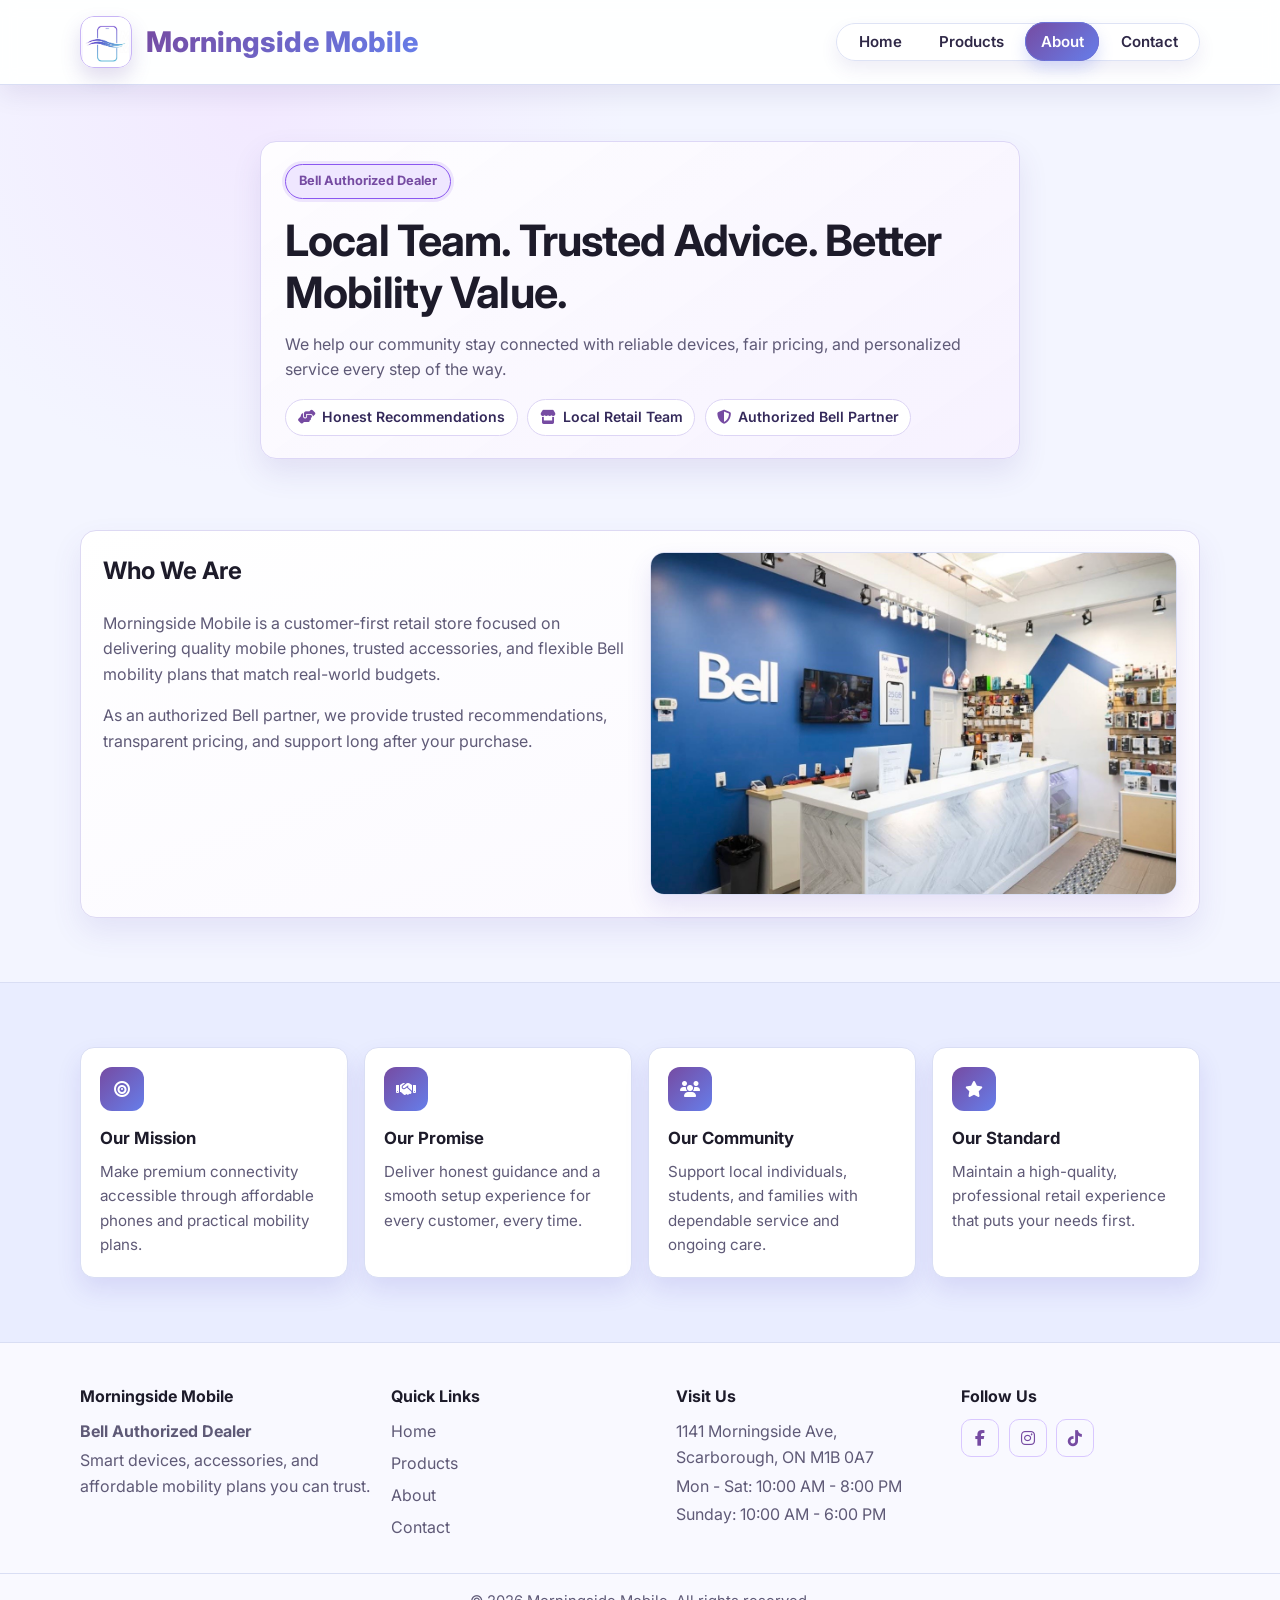
<file: about.html>
<!DOCTYPE html>
<html lang="en">
  <head>
    <meta charset="UTF-8" />
    <meta name="viewport" content="width=device-width, initial-scale=1.0" />
    <meta
      name="description"
      content="Learn about Morningside Mobile, your trusted Bell Authorized Dealer for phones, accessories, and plans."
    />
    <link rel="icon" type="image/png" href="assets/img/favicon.png" />
    <title>About | Morningside Mobile</title>
    <link rel="preconnect" href="https://fonts.googleapis.com" />
    <link rel="preconnect" href="https://fonts.gstatic.com" crossorigin />
    <link
      href="https://fonts.googleapis.com/css2?family=Inter:wght@400;500;600;700;800&display=swap"
      rel="stylesheet"
    />
    <link
      rel="stylesheet"
      href="https://cdnjs.cloudflare.com/ajax/libs/font-awesome/6.5.2/css/all.min.css"
    />
    <link rel="stylesheet" href="assets/css/style.css" />
  </head>
  <body>
    <header class="site-header">
      <nav class="navbar container" aria-label="Primary navigation">
        <a href="index.html" class="brand" aria-label="Morningside Mobile Home">
          <span class="brand-icon" aria-hidden="true">
            <img
              class="brand-logo"
              src="assets/img/logo.jpg"
              alt="Morningside Mobile logo"
            />
          </span>
          <span class="brand-text-wrap">
            <span class="brand-text">Morningside Mobile</span>
          </span>
        </a>

        <button
          class="menu-toggle"
          aria-expanded="false"
          aria-controls="nav-menu"
          aria-label="Open menu"
          type="button"
        >
          <span></span>
          <span></span>
          <span></span>
        </button>

        <ul class="nav-links" id="nav-menu">
          <li><a href="index.html">Home</a></li>
          <li><a href="products.html">Products</a></li>
          <li><a class="active" href="about.html">About</a></li>
          <li><a href="contact.html">Contact</a></li>
        </ul>
      </nav>
    </header>

    <main>
      <section class="page-hero">
        <div class="container page-hero-inner">
          <p class="hero-badge">Bell Authorized Dealer</p>
          <h1>Local Team. Trusted Advice. Better Mobility Value.</h1>
          <p>
            We help our community stay connected with reliable devices, fair
            pricing, and personalized service every step of the way.
          </p>
          <div class="page-hero-points" aria-label="About page highlights">
            <p><i class="fa-solid fa-handshake-angle"></i> Honest Recommendations</p>
            <p><i class="fa-solid fa-store"></i> Local Retail Team</p>
            <p><i class="fa-solid fa-shield-halved"></i> Authorized Bell Partner</p>
          </div>
        </div>
      </section>

      <section class="about-section">
        <div class="container about-grid">
          <div>
            <h2>Who We Are</h2>
            <p>
              Morningside Mobile is a customer-first retail store focused on
              delivering quality mobile phones, trusted accessories, and flexible
              Bell mobility plans that match real-world budgets.
            </p>
            <p>
              As an authorized Bell partner, we provide trusted recommendations,
              transparent pricing, and support long after your purchase.
            </p>
          </div>
          <div class="about-image">
            <img
              src="assets/img/store.jpeg"
              alt="Morningside Mobile retail store interior"
            />
          </div>
        </div>
      </section>

      <section class="mission-section">
        <div class="container">
          <div class="card-grid">
            <article class="value-card">
              <div class="card-icon" aria-hidden="true">
                <i class="fa-solid fa-bullseye"></i>
              </div>
              <h3>Our Mission</h3>
              <p>
                Make premium connectivity accessible through affordable phones and
                practical mobility plans.
              </p>
            </article>
            <article class="value-card">
              <div class="card-icon" aria-hidden="true">
                <i class="fa-solid fa-handshake"></i>
              </div>
              <h3>Our Promise</h3>
              <p>
                Deliver honest guidance and a smooth setup experience for every
                customer, every time.
              </p>
            </article>
            <article class="value-card">
              <div class="card-icon" aria-hidden="true">
                <i class="fa-solid fa-users"></i>
              </div>
              <h3>Our Community</h3>
              <p>
                Support local individuals, students, and families with dependable
                service and ongoing care.
              </p>
            </article>
            <article class="value-card">
              <div class="card-icon" aria-hidden="true">
                <i class="fa-solid fa-star"></i>
              </div>
              <h3>Our Standard</h3>
              <p>
                Maintain a high-quality, professional retail experience that puts
                your needs first.
              </p>
            </article>
          </div>
        </div>
      </section>
    </main>

    <footer class="site-footer">
      <div class="container footer-grid">
        <section>
          <h3>Morningside Mobile</h3>
          <p class="footer-highlight">Bell Authorized Dealer</p>
          <p>Smart devices, accessories, and affordable mobility plans you can trust.</p>
        </section>
        <section>
          <h3>Quick Links</h3>
          <ul class="footer-links">
            <li><a href="index.html">Home</a></li>
            <li><a href="products.html">Products</a></li>
            <li><a href="about.html">About</a></li>
            <li><a href="contact.html">Contact</a></li>
          </ul>
        </section>
        <section>
          <h3>Visit Us</h3>
          <p>1141 Morningside Ave, Scarborough, ON M1B 0A7</p>
          <p>Mon - Sat: 10:00 AM - 8:00 PM</p>
          <p>Sunday: 10:00 AM - 6:00 PM</p>
        </section>
        <section>
          <h3>Follow Us</h3>
          <div class="social-links" aria-label="Social media links">
            <a href="https://www.facebook.com/share/16yS9xvTxd/?mibextid=wwXIfr" target="_blank" aria-label="Facebook">
              <i class="fa-brands fa-facebook-f"></i>
            </a>
            <a href="https://www.instagram.com/morningside.mobile?igsh=MThoNXhtaGxqd3Roeg==" target="_blank" aria-label="Instagram">
              <i class="fa-brands fa-instagram"></i>
            </a>
            <a href="https://www.tiktok.com/@morningsidemobile?is_from_webapp=1&sender_device=pc" target="_blank" aria-label="TikTok">
              <i class="fa-brands fa-tiktok"></i>
            </a>
          </div>
        </section>
      </div>
      <div class="footer-bottom">
        <p>&copy; 2026 Morningside Mobile. All rights reserved.</p>
      </div>
    </footer>

    <script src="assets/js/script.js"></script>
  </body>
</html>
</file>
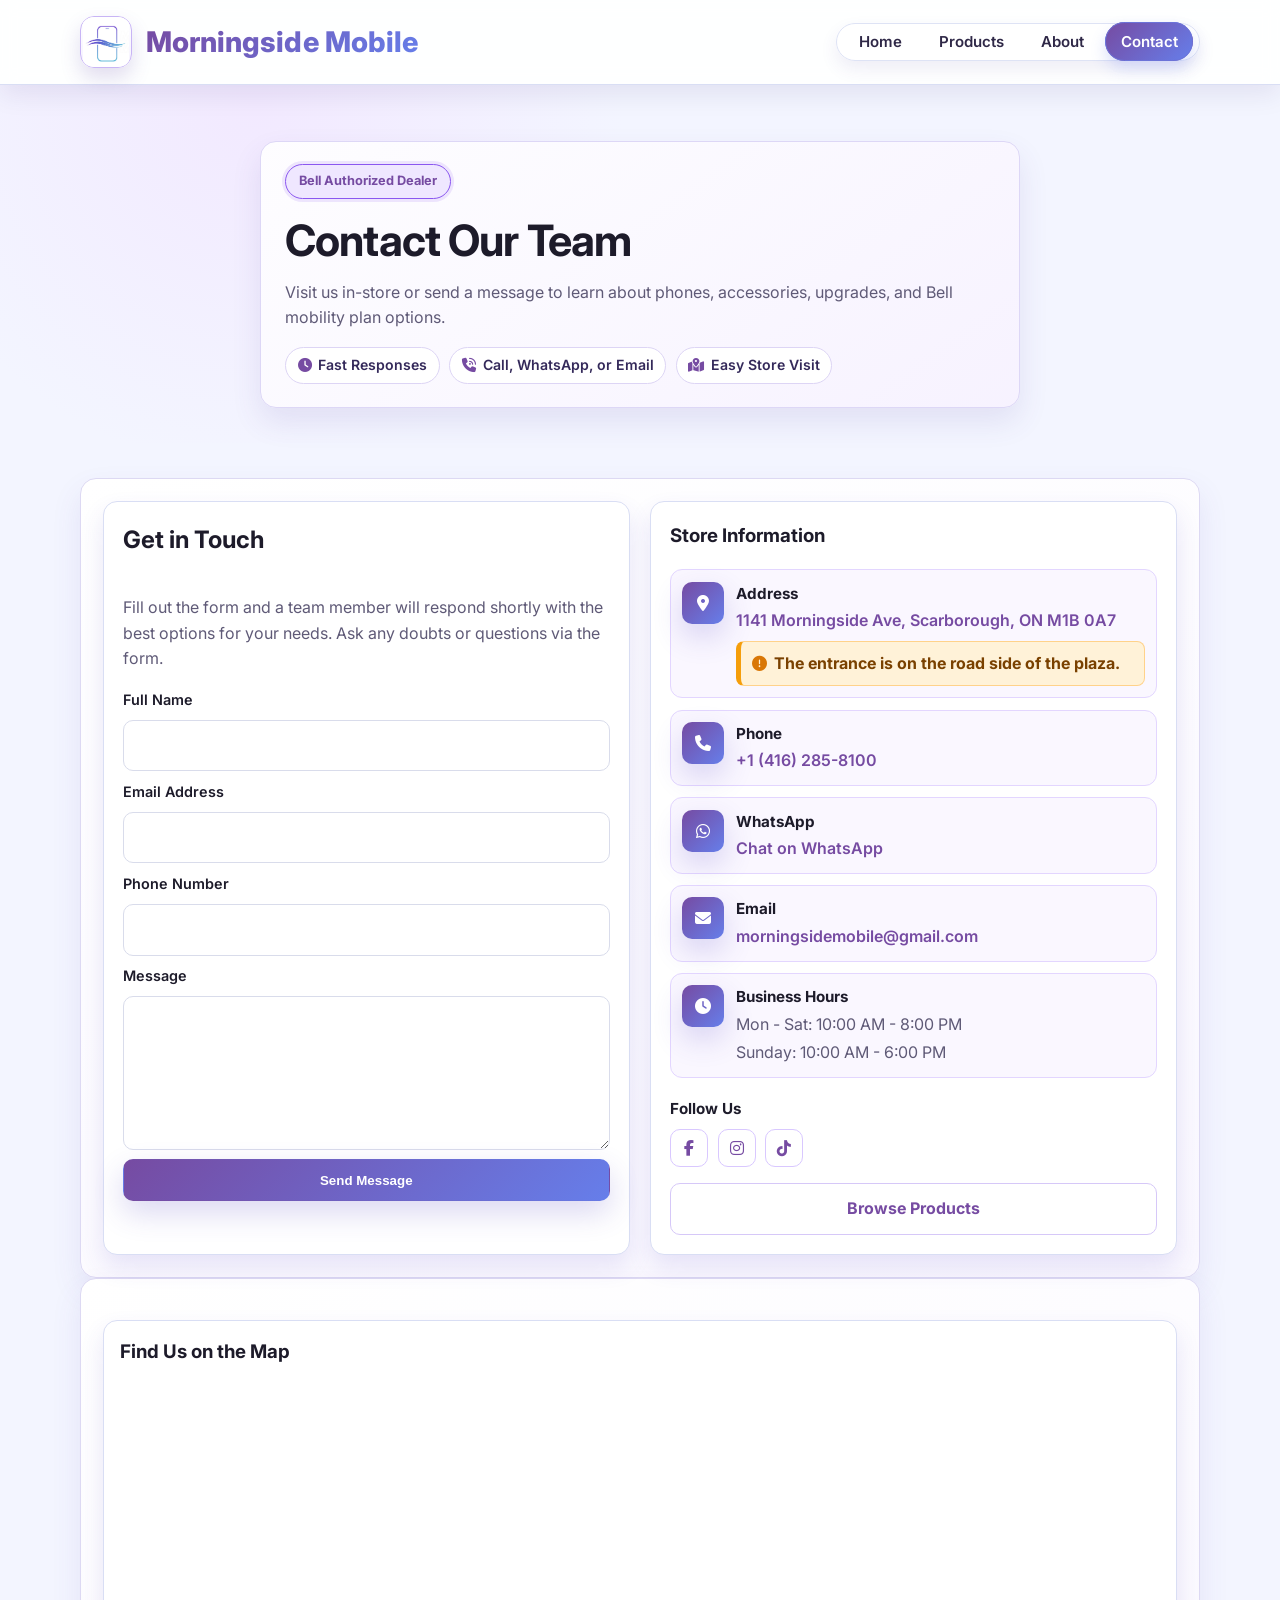
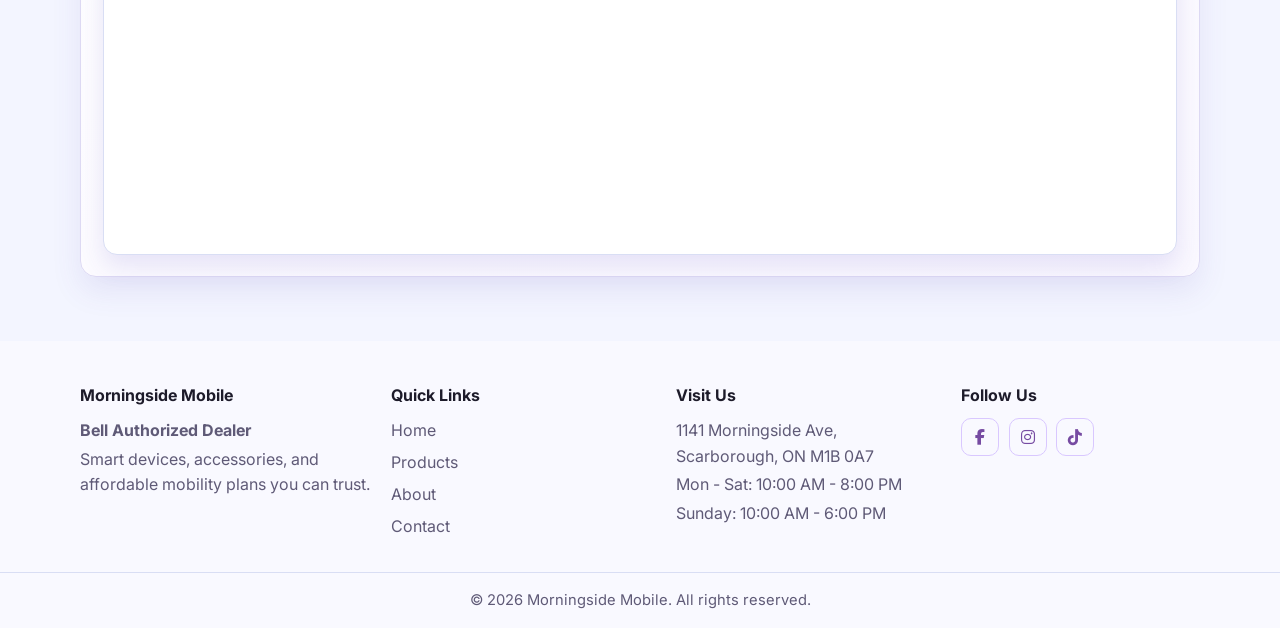
<file: contact.html>
<!DOCTYPE html>
<html lang="en">
  <head>
    <meta charset="UTF-8" />
    <meta name="viewport" content="width=device-width, initial-scale=1.0" />
    <meta
      name="description"
      content="Contact Morningside Mobile, your local mobile phone store in Scarborough, Toronto. Ask questions, compare plans, and buy smartphones in Scarborough with in-store support."
    />
    <link rel="icon" type="image/png" href="assets/img/favicon.png" />
    <title>Contact | Morningside Mobile</title>
    <link rel="preconnect" href="https://fonts.googleapis.com" />
    <link rel="preconnect" href="https://fonts.gstatic.com" crossorigin />
    <link
      href="https://fonts.googleapis.com/css2?family=Inter:wght@400;500;600;700;800&display=swap"
      rel="stylesheet"
    />
    <link
      rel="stylesheet"
      href="https://cdnjs.cloudflare.com/ajax/libs/font-awesome/6.5.2/css/all.min.css"
    />
    <link rel="stylesheet" href="assets/css/style.css" />
  </head>
  <body>
    <header class="site-header">
      <nav class="navbar container" aria-label="Primary navigation">
        <a href="index.html" class="brand" aria-label="Morningside Mobile Home">
          <span class="brand-icon" aria-hidden="true">
            <img
              class="brand-logo"
              src="assets/img/logo.jpg"
              alt="Morningside Mobile logo"
            />
          </span>
          <span class="brand-text-wrap">
            <span class="brand-text">Morningside Mobile</span>
          </span>
        </a>

        <button
          class="menu-toggle"
          aria-expanded="false"
          aria-controls="nav-menu"
          aria-label="Open menu"
          type="button"
        >
          <span></span>
          <span></span>
          <span></span>
        </button>

        <ul class="nav-links" id="nav-menu">
          <li><a href="index.html">Home</a></li>
          <li><a href="products.html">Products</a></li>
          <li><a href="about.html">About</a></li>
          <li><a class="active" href="contact.html">Contact</a></li>
        </ul>
      </nav>
    </header>

    <main>
      <section class="page-hero">
        <div class="container page-hero-inner">
          <p class="hero-badge">Bell Authorized Dealer</p>
          <h1>Contact Our Team</h1>
          <p>
            Visit us in-store or send a message to learn about phones,
            accessories, upgrades, and Bell mobility plan options.
          </p>
          <div class="page-hero-points" aria-label="Contact page highlights">
            <p><i class="fa-solid fa-clock"></i> Fast Responses</p>
            <p><i class="fa-solid fa-phone-volume"></i> Call, WhatsApp, or Email</p>
            <p><i class="fa-solid fa-map-location-dot"></i> Easy Store Visit</p>
          </div>
        </div>
      </section>

      <section class="contact-section">
        <div class="container contact-grid">
          <div class="contact-card">
            <h2>Get in Touch</h2>
            <p>
              Fill out the form and a team member will respond shortly with the
              best options for your needs. Ask any doubts or questions via the
              form.
            </p>
            <p class="form-alert form-alert-success" id="form-success-alert" hidden>
              Thanks! Your message has been sent successfully.
            </p>
            <form class="contact-form" action="https://formspree.io/f/mykjzerb" method="post">
              <label for="name">Full Name</label>
              <input id="name" name="name" type="text" required />

              <label for="email">Email Address</label>
              <input id="email" name="email" type="email" required />

              <label for="phone">Phone Number</label>
              <input id="phone" name="phone" type="tel" />

              <label for="message">Message</label>
              <textarea id="message" name="message" rows="5" required></textarea>

              <input type="hidden" name="_subject" value="New Contact Message - Morningside Mobile" />
              <input type="hidden" name="_next" value="contact.html?success=true" />

              <button class="btn btn-primary" type="submit">Send Message</button>
            </form>
          </div>

          <aside class="contact-info">
            <h3>Store Information</h3>
            <div class="contact-info-list">
              <div class="contact-info-item">
                <a
                  class="contact-info-icon"
                  href="https://maps.app.goo.gl/bGHiUw6wK4r9Gwtq7"
                  target="_blank"
                  rel="noopener noreferrer"
                  aria-label="Open address in Google Maps"
                >
                  <i class="fa-solid fa-location-dot"></i>
                </a>
                <div>
                  <h4>Address</h4>
                  <p>
                    <a
                      href="https://maps.app.goo.gl/bGHiUw6wK4r9Gwtq7"
                      target="_blank"
                      rel="noopener noreferrer"
                      >1141 Morningside Ave, Scarborough, ON M1B 0A7</a
                    >
                  </p>
                  <p class="entrance-note">
                    <i class="fa-solid fa-circle-exclamation" aria-hidden="true"></i>
                    The entrance is on the road side of the plaza.
                  </p>
                </div>
              </div>

              <div class="contact-info-item">
                <a class="contact-info-icon" href="tel:4162858100" aria-label="Call store phone number">
                  <i class="fa-solid fa-phone"></i>
                </a>
                <div>
                  <h4>Phone</h4>
                  <p><a href="tel:4162858100">+1 (416) 285-8100</a></p>
                </div>
              </div>

              <div class="contact-info-item">
                <a
                  class="contact-info-icon"
                  href="https://wa.me/14162858100"
                  target="_blank"
                  rel="noopener noreferrer"
                  aria-label="Open WhatsApp chat"
                >
                  <i class="fa-brands fa-whatsapp"></i>
                </a>
                <div>
                  <h4>WhatsApp</h4>
                  <p>
                    <a href="https://wa.me/14162858100" target="_blank" rel="noopener noreferrer"
                      >Chat on WhatsApp</a
                    >
                  </p>
                </div>
              </div>

              <div class="contact-info-item">
                <a
                  class="contact-info-icon"
                  href="mailto:morningsidemobile@gmail.com"
                  aria-label="Send email to Morningside Mobile"
                >
                  <i class="fa-solid fa-envelope"></i>
                </a>
                <div>
                  <h4>Email</h4>
                  <p>
                    <a href="mailto:morningsidemobile@gmail.com">morningsidemobile@gmail.com</a>
                  </p>
                </div>
              </div>

              <div class="contact-info-item">
                <span class="contact-info-icon" aria-hidden="true">
                  <i class="fa-solid fa-clock"></i>
                </span>
                <div>
                  <h4>Business Hours</h4>
                  <p>Mon - Sat: 10:00 AM - 8:00 PM</p>
                  <p>Sunday: 10:00 AM - 6:00 PM</p>
                </div>
              </div>
            </div>

            <div class="contact-social">
              <h4>Follow Us</h4>
              <div class="social-links" aria-label="Follow Morningside Mobile on social media">
                <a
                  href="https://www.facebook.com/share/16yS9xvTxd/?mibextid=wwXIfr"
                  target="_blank"
                  rel="noopener noreferrer"
                  aria-label="Facebook"
                >
                  <i class="fa-brands fa-facebook-f"></i>
                </a>
                <a
                  href="https://www.instagram.com/morningside.mobile?igsh=MThoNXhtaGxqd3Roeg=="
                  target="_blank"
                  rel="noopener noreferrer"
                  aria-label="Instagram"
                >
                  <i class="fa-brands fa-instagram"></i>
                </a>
                <a
                  href="https://www.tiktok.com/@morningsidemobile?is_from_webapp=1&sender_device=pc"
                  target="_blank"
                  rel="noopener noreferrer"
                  aria-label="TikTok"
                >
                  <i class="fa-brands fa-tiktok"></i>
                </a>
              </div>
            </div>
            <a class="btn btn-secondary" href="products.html">Browse Products</a>
          </aside>
        </div>

        <div class="container">
          <div class="contact-map-card">
            <h3>Find Us on the Map</h3>
            <iframe
              src="https://www.google.com/maps/embed?pb=!1m18!1m12!1m3!1d5759.277955453849!2d-79.20167792334716!3d43.80110384285181!2m3!1f0!2f0!3f0!3m2!1i1024!2i768!4f13.1!3m3!1m2!1s0x89d4da0831249ae3%3A0x7359c554949b74ab!2sMorningside%20Mobile%20-%20Bell%20Authorized%20Dealer!5e0!3m2!1sen!2sca!4v1771743679021!5m2!1sen!2sca"
              width="600"
              height="450"
              style="border: 0"
              allowfullscreen=""
              loading="lazy"
              referrerpolicy="no-referrer-when-downgrade"
              title="Morningside Mobile Google Map"
            ></iframe>
          </div>
        </div>
      </section>
    </main>

    <footer class="site-footer">
      <div class="container footer-grid">
        <section>
          <h3>Morningside Mobile</h3>
          <p class="footer-highlight">Bell Authorized Dealer</p>
          <p>Smart devices, accessories, and affordable mobility plans you can trust.</p>
        </section>
        <section>
          <h3>Quick Links</h3>
          <ul class="footer-links">
            <li><a href="index.html">Home</a></li>
            <li><a href="products.html">Products</a></li>
            <li><a href="about.html">About</a></li>
            <li><a href="contact.html">Contact</a></li>
          </ul>
        </section>
        <section>
          <h3>Visit Us</h3>
          <p>1141 Morningside Ave, Scarborough, ON M1B 0A7</p>
          <p>Mon - Sat: 10:00 AM - 8:00 PM</p>
          <p>Sunday: 10:00 AM - 6:00 PM</p>
        </section>
        <section>
          <h3>Follow Us</h3>
          <div class="social-links" aria-label="Social media links">
            <a href="https://www.facebook.com/share/16yS9xvTxd/?mibextid=wwXIfr" target="_blank" aria-label="Facebook">
              <i class="fa-brands fa-facebook-f"></i>
            </a>
            <a href="https://www.instagram.com/morningside.mobile?igsh=MThoNXhtaGxqd3Roeg==" target="_blank" aria-label="Instagram">
              <i class="fa-brands fa-instagram"></i>
            </a>
            <a href="https://www.tiktok.com/@morningsidemobile?is_from_webapp=1&sender_device=pc" target="_blank" aria-label="TikTok">
              <i class="fa-brands fa-tiktok"></i>
            </a>
          </div>
        </section>
      </div>
      <div class="footer-bottom">
        <p>&copy; 2026 Morningside Mobile. All rights reserved.</p>
      </div>
    </footer>

    <script src="assets/js/script.js"></script>
  </body>
</html>
</file>
<file: assets/css/style.css>
:root {
  --bg-main: #f3f5ff;
  --bg-soft: #e9edff;
  --surface: #ffffff;
  --text-main: #1d1b2a;
  --text-muted: #5f5a77;
  --line: #d9def4;
  --purple-1: #667eea;
  --purple-2: #764ba2;
  --purple-3: #764ba2;
  --accent-gradient: linear-gradient(315deg, #667eea 0%, #764ba2 100%);
  --shadow-soft: 0 12px 30px rgba(75, 58, 192, 0.2);
  --shadow-card: 0 12px 24px rgba(75, 58, 192, 0.12);
  --radius: 14px;
  --radius-sm: 10px;
  --transition: 0.24s ease;
}

*,
*::before,
*::after {
  box-sizing: border-box;
}

html {
  scroll-behavior: smooth;
}

body {
  margin: 0;
  font-family: "Inter", sans-serif;
  color: var(--text-main);
  background: var(--bg-main);
  line-height: 1.6;
}

img {
  max-width: 100%;
  display: block;
}

a {
  color: inherit;
  text-decoration: none;
}

.container {
  width: min(1120px, 92%);
  margin-inline: auto;
}

.site-header {
  position: sticky;
  top: 0;
  z-index: 1000;
  background: rgba(255, 255, 255, 0.92);
  border-bottom: 1px solid var(--line);
  backdrop-filter: blur(8px);
  box-shadow: 0 10px 24px rgba(36, 19, 87, 0.08);
}

.navbar {
  min-height: 84px;
  display: flex;
  align-items: center;
  justify-content: space-between;
  gap: 1rem;
}

.brand {
  display: flex;
  align-items: center;
  gap: 0.85rem;
}

.brand-icon {
  width: 52px;
  height: 52px;
  flex-shrink: 0;
  border-radius: 14px;
  display: grid;
  place-items: center;
  background: linear-gradient(180deg, #ffffff 0%, #f5f1ff 100%);
  border: 1px solid #c8b5f5;
  box-shadow: 0 10px 20px rgba(86, 65, 168, 0.18);
  overflow: hidden;
}

.brand-logo {
  width: 100%;
  height: 100%;
  display: block;
  margin: auto;
  object-fit: contain;
  object-position: center;
  transform: scale(0.92) translateY(-4px);
}

.brand-text-wrap {
  display: flex;
  flex-direction: column;
  line-height: 1.2;
}

.brand-text {
  font-size: clamp(1.35rem, 2.3vw, 1.78rem);
  font-weight: 800;
  letter-spacing: 0.1px;
  color: var(--purple-3);
  background: var(--accent-gradient);
  -webkit-background-clip: text;
  background-clip: text;
  -webkit-text-fill-color: transparent;
}

.brand-subtitle {
  font-size: 0.74rem;
  font-weight: 600;
  color: var(--purple-3);
  text-transform: uppercase;
  letter-spacing: 0.8px;
}

.nav-links {
  display: flex;
  align-items: center;
  gap: 0.35rem;
  list-style: none;
  margin: 0;
  padding: 0.35rem;
  border-radius: 999px;
  border: 1px solid #dee3f5;
  background: rgba(255, 255, 255, 0.95);
  box-shadow: 0 8px 18px rgba(73, 52, 151, 0.09);
}

.nav-links a {
  padding: 0.56rem 0.92rem;
  border-radius: 999px;
  font-weight: 600;
  font-size: 0.94rem;
  color: #2f2847;
  border: 1px solid transparent;
  transition: color var(--transition), background-color var(--transition), border-color var(--transition);
}

.nav-links a:hover,
.nav-links a:focus-visible {
  color: var(--purple-3);
  background: #e9eeff;
  border-color: #cdd8ff;
}

.nav-links a.active {
  color: #fff;
  background: var(--accent-gradient);
  border-color: #6c73d8;
  box-shadow: 0 8px 15px rgba(102, 126, 234, 0.24);
}

.nav-links a.active:hover,
.nav-links a.active:focus-visible {
  color: #fff;
  background: var(--accent-gradient);
  border-color: #6c73d8;
}

.menu-toggle {
  display: none;
  width: 42px;
  height: 42px;
  border: 1px solid var(--line);
  background: #fff;
  border-radius: 10px;
  padding: 0.5rem;
  cursor: pointer;
}

.menu-toggle span {
  display: block;
  width: 100%;
  height: 2px;
  background: var(--text-main);
  margin: 5px 0;
  transition: transform var(--transition), opacity var(--transition);
}

.hero {
  background: radial-gradient(circle at 10% 10%, #e8d8ff 0%, transparent 38%),
    radial-gradient(circle at 80% 20%, #ddccff 0%, transparent 34%),
    var(--bg-main);
  padding: 4.5rem 0 4rem;
}

.hero-grid {
  display: grid;
  gap: 2.2rem;
  grid-template-columns: 1.05fr 0.95fr;
  align-items: center;
}

.hero-badge {
  display: inline-flex;
  align-items: center;
  gap: 0.5rem;
  margin: 0 0 1rem;
  padding: 0.38rem 0.8rem;
  border-radius: 999px;
  font-size: 0.8rem;
  font-weight: 700;
  color: var(--purple-3);
  background: #efe7ff;
  border: 1.5px solid #8b57f0;
  box-shadow: 0 0 0 3px rgba(139, 87, 240, 0.14);
}

.hero h1 {
  margin: 0 0 1rem;
  font-size: clamp(1.9rem, 4vw, 3.1rem);
  line-height: 1.15;
  letter-spacing: -0.02em;
}

.hero p {
  margin: 0 0 1.5rem;
  color: var(--text-muted);
  max-width: 58ch;
}

.hero-actions {
  display: flex;
  flex-wrap: wrap;
  gap: 0.75rem;
  margin-bottom: 1rem;
}

.btn {
  display: inline-flex;
  align-items: center;
  justify-content: center;
  border: 1px solid transparent;
  border-radius: 10px;
  padding: 0.78rem 1.18rem;
  font-weight: 700;
  transition: transform var(--transition), box-shadow var(--transition),
    background-color var(--transition), color var(--transition), border-color var(--transition);
}

.btn:hover,
.btn:focus-visible {
  transform: translateY(-2px);
}

.btn-primary {
  color: #fff;
  background: var(--accent-gradient);
  box-shadow: var(--shadow-soft);
}

.btn-primary:hover,
.btn-primary:focus-visible {
  box-shadow: 0 16px 26px rgba(67, 16, 143, 0.35);
}

.btn-secondary {
  background: #fff;
  color: var(--purple-3);
  border-color: #d6c8f8;
}

.btn-secondary:hover,
.btn-secondary:focus-visible {
  background: #f8f3ff;
}

.btn-ghost {
  background: transparent;
  color: var(--purple-3);
  border-color: #c7b2f6;
}

.btn-ghost:hover,
.btn-ghost:focus-visible {
  background: #f2eaff;
}

.hero-proof {
  display: flex;
  flex-wrap: wrap;
  gap: 0.7rem 1rem;
  margin-bottom: 1.1rem;
}

.hero-proof p {
  margin: 0;
  display: inline-flex;
  align-items: center;
  gap: 0.42rem;
  color: var(--text-main);
  font-size: 0.9rem;
  font-weight: 600;
  background: #fff;
  border: 1px solid #ddd5f5;
  border-radius: 999px;
  padding: 0.4rem 0.72rem;
}

.hero-proof i {
  color: var(--purple-3);
}

.hero-highlights {
  display: grid;
  grid-template-columns: repeat(3, minmax(0, 1fr));
  gap: 0.8rem;
}

.hero-highlight-card {
  background: #fff;
  border: 1px solid #dddaf3;
  border-radius: 12px;
  padding: 0.8rem 0.9rem;
  box-shadow: 0 10px 20px rgba(96, 84, 172, 0.12);
}

.hero-highlight-card h3 {
  margin: 0 0 0.3rem;
  color: var(--purple-3);
  font-size: 0.98rem;
}

.hero-highlight-card p {
  margin: 0;
  font-size: 0.88rem;
  line-height: 1.45;
}

.hero-visual {
  background: #f5f0ff;
  border: 1px solid #e9ddff;
  border-radius: calc(var(--radius) + 6px);
  padding: 1rem;
  box-shadow: var(--shadow-soft);
}

.hero-visual img {
  border-radius: var(--radius);
  min-height: 280px;
  object-fit: cover;
}

.value-props {
  padding: 4.2rem 0;
  background: var(--bg-soft);
  border-top: 1px solid var(--line);
  border-bottom: 1px solid var(--line);
}

.value-props h2 {
  margin: 0;
  font-size: clamp(1.5rem, 3vw, 2.1rem);
  text-align: center;
}

.section-intro {
  margin: 0.7rem auto 2rem;
  text-align: center;
  color: var(--text-muted);
  max-width: 68ch;
}

.card-grid {
  display: grid;
  gap: 1rem;
  grid-template-columns: repeat(4, minmax(0, 1fr));
}

.value-card {
  background: var(--surface);
  border: 1px solid var(--line);
  border-radius: var(--radius);
  padding: 1.2rem;
  box-shadow: var(--shadow-card);
  transition: transform var(--transition), box-shadow var(--transition), border-color var(--transition);
}

.value-card:hover,
.value-card:focus-within {
  transform: translateY(-4px);
  border-color: #ad84f6;
  box-shadow: 0 16px 24px rgba(67, 16, 143, 0.2);
}

.card-icon {
  width: 44px;
  height: 44px;
  border-radius: 12px;
  display: grid;
  place-items: center;
  background: var(--accent-gradient);
  color: #fff;
  margin-bottom: 0.9rem;
}

.value-card h3 {
  margin: 0 0 0.5rem;
  font-size: 1.05rem;
}

.value-card p {
  margin: 0;
  color: var(--text-muted);
  font-size: 0.95rem;
}

.reviews-section {
  padding: 4rem 0;
}

.reviews-photos-scroll {
  overflow-x: auto;
  padding-bottom: 0.45rem;
  margin-bottom: 1rem;
  scrollbar-width: thin;
  scroll-snap-type: x proximity;
}

.reviews-photos-track {
  display: grid;
  grid-auto-flow: column;
  grid-auto-columns: minmax(260px, 30%);
  gap: 0.9rem;
}

.review-photo-card {
  margin: 0;
  background: #fff;
  border: 1px solid var(--line);
  border-radius: var(--radius);
  box-shadow: var(--shadow-card);
  overflow: hidden;
  scroll-snap-align: start;
}

.review-photo-card img {
  width: 100%;
  height: 190px;
  object-fit: cover;
}

.review-photo-card figcaption {
  padding: 0.65rem 0.8rem;
  font-size: 0.88rem;
  color: var(--text-muted);
  font-weight: 600;
}

.reviews-scroll {
  overflow-x: auto;
  padding-bottom: 0.45rem;
  scrollbar-width: thin;
  scroll-snap-type: x mandatory;
}

.reviews-grid {
  display: grid;
  grid-auto-flow: column;
  grid-auto-columns: minmax(280px, 33%);
  gap: 1rem;
}

.review-card {
  background: #fff;
  border: 1px solid var(--line);
  border-radius: var(--radius);
  padding: 1.1rem;
  box-shadow: var(--shadow-card);
  scroll-snap-align: start;
}

.review-stars {
  color: #f3b300;
  letter-spacing: 1px;
  margin-bottom: 0.6rem;
  font-size: 0.92rem;
}

.review-card p {
  margin: 0 0 0.7rem;
  color: var(--text-muted);
}

.review-card h3 {
  margin: 0;
  font-size: 0.96rem;
  color: var(--purple-3);
}

body.has-popup-open {
  overflow: hidden;
}

.promo-popup {
  position: fixed;
  inset: 0;
  z-index: 1400;
  display: grid;
  place-items: center;
  padding: 1rem;
}

.promo-popup[hidden] {
  display: none;
}

.promo-popup-overlay {
  position: absolute;
  inset: 0;
  background: rgba(23, 18, 45, 0.55);
}

.promo-popup-card {
  position: relative;
  width: min(560px, 100%);
  background:
    radial-gradient(circle at 18% 78%, rgba(255, 196, 222, 0.52) 0 58px, transparent 59px),
    radial-gradient(circle at 82% 24%, rgba(255, 188, 217, 0.48) 0 64px, transparent 65px),
    radial-gradient(circle at 30% 84%, rgba(255, 255, 255, 0.42) 0 22px, transparent 23px),
    radial-gradient(circle at 68% 12%, rgba(255, 255, 255, 0.38) 0 26px, transparent 27px),
    radial-gradient(circle at 16% 18%, rgba(255, 255, 255, 0.7) 0 34px, transparent 35px),
    radial-gradient(circle at 86% 84%, rgba(255, 255, 255, 0.55) 0 48px, transparent 49px),
    linear-gradient(155deg, #fff8fb 0%, #ffdbe9 55%, #ffcfe2 100%);
  border: 1px solid #efb9cf;
  border-radius: 18px;
  box-shadow: 0 26px 60px rgba(102, 33, 68, 0.26);
  padding: 1.3rem 1.2rem 1.2rem;
  overflow: hidden;
  z-index: 1;
  transform: translateY(12px) scale(0.98);
  opacity: 0;
  transition: transform var(--transition), opacity var(--transition);
}

.promo-popup-card::before,
.promo-popup-card::after {
  content: "";
  position: absolute;
  width: 230px;
  height: 230px;
  border-radius: 50%;
  pointer-events: none;
  opacity: 0.5;
  z-index: 0;
}

.promo-popup-card::before {
  top: -88px;
  right: -72px;
  background:
    radial-gradient(circle at 50% 16%, #ffc4dc 0 18%, transparent 19%),
    radial-gradient(circle at 24% 44%, #ffb6d3 0 18%, transparent 19%),
    radial-gradient(circle at 76% 44%, #ffb6d3 0 18%, transparent 19%),
    radial-gradient(circle at 50% 72%, #ffaccd 0 17%, transparent 18%),
    radial-gradient(circle at 50% 50%, rgba(255, 245, 250, 0.95) 0 10%, transparent 11%);
  transform: rotate(16deg);
}

.promo-popup-card::after {
  bottom: -92px;
  left: -74px;
  background:
    radial-gradient(circle at 50% 16%, #ffd0e4 0 18%, transparent 19%),
    radial-gradient(circle at 24% 46%, #ffc4dd 0 18%, transparent 19%),
    radial-gradient(circle at 76% 46%, #ffc4dd 0 18%, transparent 19%),
    radial-gradient(circle at 50% 74%, #ffbad7 0 17%, transparent 18%),
    radial-gradient(circle at 50% 50%, rgba(255, 245, 251, 0.95) 0 10%, transparent 11%);
  transform: rotate(-20deg);
}

.promo-popup-tag::before {
  content: "🌸";
  margin-right: 0.35rem;
}

.promo-popup-list li::marker {
  color: #cf4f85;
}

.promo-popup-actions {
  position: relative;
}

.promo-popup-actions::before,
.promo-popup-actions::after {
  content: "✿";
  position: absolute;
  top: -1.15rem;
  font-size: 0.9rem;
  color: rgba(181, 67, 119, 0.65);
}

.promo-popup-actions::before {
  left: 0.15rem;
}

.promo-popup-actions::after {
  right: 0.15rem;
}

.promo-popup-card > * {
  position: relative;
  z-index: 1;
}

.promo-popup.is-open .promo-popup-card {
  transform: translateY(0) scale(1);
  opacity: 1;
}

.promo-popup-close {
  position: absolute;
  top: 0.7rem;
  right: 0.7rem;
  width: 34px;
  height: 34px;
  border-radius: 9px;
  border: 1px solid #dccdf8;
  background: #fff;
  color: var(--purple-3);
  cursor: pointer;
}

.promo-popup-tag {
  margin: 0 0 0.55rem;
  width: fit-content;
  padding: 0.28rem 0.62rem;
  border-radius: 999px;
  background: var(--accent-gradient);
  color: #fff;
  font-size: 0.78rem;
  font-weight: 700;
  letter-spacing: 0.2px;
}

.promo-popup-card h2 {
  margin: 0 0 0.45rem;
  font-size: clamp(1.35rem, 2.8vw, 1.85rem);
}

.promo-popup-card p {
  margin: 0;
  color: var(--text-muted);
}

.promo-popup-list {
  margin: 0.8rem 0 1rem;
  padding-left: 1.05rem;
  color: #3f3566;
}

.promo-popup-list li + li {
  margin-top: 0.32rem;
}

.promo-popup-actions {
  display: flex;
  flex-wrap: nowrap;
  gap: 0.6rem;
  align-items: center;
}

.promo-popup-actions .btn {
  flex: 1;
  white-space: nowrap;
  padding: 0.72rem 0.8rem;
  font-size: 0.88rem;
}

.site-footer {
  background: #f9f9ff;
  padding-top: 2.6rem;
}

.footer-grid {
  display: grid;
  gap: 1.2rem;
  grid-template-columns: 1.1fr 1fr 1fr 0.9fr;
}

.site-footer h3 {
  margin: 0 0 0.6rem;
  font-size: 1rem;
}

.site-footer p {
  margin: 0.2rem 0;
  color: var(--text-muted);
}

.footer-highlight {
  color: var(--purple-3);
  font-weight: 700;
}

.footer-links {
  list-style: none;
  margin: 0;
  padding: 0;
  display: grid;
  gap: 0.4rem;
}

.footer-links a {
  color: var(--text-muted);
}

.footer-links a:hover,
.footer-links a:focus-visible {
  color: var(--purple-3);
}

.social-links {
  display: flex;
  align-items: center;
  gap: 0.6rem;
}

.social-links a {
  width: 38px;
  height: 38px;
  border-radius: 10px;
  border: 1px solid #d9c8ff;
  color: var(--purple-3);
  display: grid;
  place-items: center;
  transition: transform var(--transition), background-color var(--transition), color var(--transition);
}

.social-links a:hover,
.social-links a:focus-visible {
  background: var(--accent-gradient);
  color: #fff;
  transform: translateY(-2px);
}

.footer-bottom {
  margin-top: 2rem;
  border-top: 1px solid var(--line);
  text-align: center;
  padding: 1rem 0;
}

.footer-bottom p {
  margin: 0;
  font-size: 0.92rem;
}

.page-hero {
  padding: 3.5rem 0 2.2rem;
  background: radial-gradient(circle at 20% 5%, #f2e9ff 0%, transparent 34%), var(--bg-main);
}

.page-hero-inner {
  max-width: 760px;
  background: linear-gradient(145deg, rgba(255, 255, 255, 0.9), rgba(247, 242, 255, 0.95));
  border: 1px solid #ddd7f6;
  border-radius: calc(var(--radius) + 2px);
  padding: 1.4rem 1.5rem;
  box-shadow: 0 14px 30px rgba(83, 66, 157, 0.11);
}

.page-hero .hero-badge {
  margin: 0 0 1rem;
  color: var(--purple-3);
}

.page-hero h1 {
  margin: 0 0 0.8rem;
  font-size: clamp(1.7rem, 3.6vw, 2.7rem);
  line-height: 1.2;
  letter-spacing: -0.02em;
}

.page-hero p {
  margin: 0;
  color: var(--text-muted);
}

.page-hero-points {
  margin-top: 1rem;
  display: flex;
  flex-wrap: wrap;
  gap: 0.6rem;
}

.page-hero-points p {
  margin: 0;
  display: inline-flex;
  align-items: center;
  gap: 0.42rem;
  border-radius: 999px;
  background: #fff;
  border: 1px solid #ddd5f5;
  color: #34295a;
  font-size: 0.88rem;
  font-weight: 600;
  padding: 0.4rem 0.72rem;
}

.page-hero-points i {
  color: var(--purple-3);
}

.section-heading {
  display: flex;
  align-items: center;
  justify-content: space-between;
  gap: 0.8rem;
  margin-bottom: 1rem;
}

.products-section,
.accessories-section,
.about-section,
.contact-section {
  padding: 2.2rem 0 4rem;
}

.products-section > .container,
.accessories-section > .container,
.about-section > .container,
.contact-section > .container {
  background: linear-gradient(160deg, #ffffff 0%, #faf8ff 100%);
  border: 1px solid #ddd9f3;
  border-radius: calc(var(--radius) + 2px);
  box-shadow: 0 14px 30px rgba(88, 65, 176, 0.1);
  padding: 1.35rem;
}

.top-deals-section .container {
  background: linear-gradient(145deg, #f5f7ff 0%, #edf1ff 100%);
  border: 1px solid #d4dcff;
  border-radius: calc(var(--radius) + 4px);
  padding: 1.45rem;
  box-shadow: 0 14px 30px rgba(102, 126, 234, 0.14);
}

.top-deals-section .section-heading h2 {
  position: relative;
  display: inline-flex;
  align-items: center;
  gap: 0.45rem;
  margin: 0;
  color: var(--purple-3);
  letter-spacing: 0.2px;
}

.top-deals-section .section-heading h2::before {
  content: "HOT";
  display: inline-flex;
  align-items: center;
  justify-content: center;
  min-width: 42px;
  height: 24px;
  border-radius: 999px;
  font-size: 0.7rem;
  font-weight: 800;
  color: #fff;
  background: linear-gradient(135deg, #ff6f61, #ff8c42);
  box-shadow: 0 6px 12px rgba(255, 111, 97, 0.28);
}

.top-deals-section .section-intro {
  margin-top: 0.45rem;
  font-weight: 500;
}

.top-deals-section .product-card {
  border-color: #d7def8;
  transition: transform var(--transition), box-shadow var(--transition), border-color var(--transition);
}

.top-deals-section .product-card:hover,
.top-deals-section .product-card:focus-within {
  transform: translateY(-4px);
  border-color: #a7b4ef;
  box-shadow: 0 18px 28px rgba(102, 126, 234, 0.2);
}

.top-deals-section .products-grid {
  margin-top: 1.1rem;
}

.products-grid {
  display: grid;
  grid-template-columns: repeat(3, minmax(0, 1fr));
  gap: 1rem;
}

.products-toolbar {
  display: grid;
  grid-template-columns: 1.4fr 1fr 1fr 1fr;
  gap: 0.85rem;
  margin: 0.25rem 0 1.1rem;
}

.accessories-toolbar {
  grid-template-columns: minmax(260px, 460px);
}

.search-field,
.filter-field {
  display: grid;
  gap: 0.38rem;
}

.search-field label,
.filter-field label {
  font-size: 0.87rem;
  font-weight: 600;
  color: var(--text-main);
}

.search-field input,
.filter-field select {
  width: 100%;
  height: 44px;
  border: 1px solid #d5c4ff;
  border-radius: 10px;
  padding: 0 0.8rem;
  font: inherit;
  background: #fff;
  color: var(--text-main);
}

.search-field input:focus,
.filter-field select:focus {
  outline: 2px solid rgba(139, 87, 240, 0.24);
  border-color: #8b57f0;
}

.product-card.is-hidden {
  display: none;
}

.products-empty-state {
  margin: 0.9rem 0 0;
  padding: 0.9rem 1rem;
  border: 1px dashed #b28af7;
  border-radius: 12px;
  color: var(--purple-3);
  background: #f2eaff;
  font-weight: 600;
}

.products-show-more-wrap {
  margin-top: 1rem;
  display: flex;
  justify-content: center;
}

.product-card {
  background: #fff;
  border: 1px solid var(--line);
  border-radius: var(--radius);
  overflow: hidden;
  padding-top: 15px;
  box-shadow: var(--shadow-card);
  display: flex;
  flex-direction: column;
}

.product-card img {
  width: 100%;
  height: 180px;
  object-fit: contain;
  object-position: center;
}

.product-content {
  padding: 1rem 1rem 0.35rem;
  display: flex;
  min-height: 140px;
  flex-direction: column;
  flex: 1;
}

.product-content h3 {
  margin: 0 0 0.35rem;
}

.product-content p {
  margin: 0;
  color: var(--text-muted);
}

.product-content .product-description {
  display: -webkit-box;
  line-clamp: 1;
  -webkit-line-clamp: 1;
  -webkit-box-orient: vertical;
  overflow: hidden;
  min-height: 1.6em;
}

.product-content .product-description.is-expanded {
  display: block;
  line-clamp: unset;
  -webkit-line-clamp: unset;
  -webkit-box-orient: initial;
  overflow: visible;
  min-height: auto;
}

.product-content .details-toggle {
  margin-top: 0.35rem;
  align-self: flex-start;
  border: 0;
  background: transparent;
  color: var(--purple-3);
  font-weight: 700;
  font-size: 0.82rem;
  padding: 0;
  cursor: pointer;
}

.product-content .details-toggle:hover,
.product-content .details-toggle:focus-visible {
  text-decoration: underline;
}

.product-price {
  margin-top: auto !important;
  padding-top: 0;
  font-weight: 800;
  color: var(--purple-3) !important;
}

.plans-section,
.mission-section {
  background: var(--bg-soft);
  border-top: 1px solid var(--line);
  border-bottom: 1px solid var(--line);
  padding: 4rem 0;
}

.plans-section h2 {
  margin: 0;
  text-align: center;
}

.plans-grid {
  margin-top: 1rem;
  display: grid;
  grid-template-columns: repeat(3, minmax(0, 1fr));
  gap: 1rem;
}

.plan-card {
  background: #fff;
  border: 1px solid var(--line);
  border-radius: var(--radius);
  padding: 1.2rem;
  box-shadow: var(--shadow-card);
  position: relative;
  overflow: hidden;
  display: flex;
  flex-direction: column;
  transition: transform var(--transition), box-shadow var(--transition), border-color var(--transition);
}

.plan-card::before {
  content: "";
  position: absolute;
  top: 0;
  left: 0;
  width: 100%;
  height: 4px;
  background: linear-gradient(90deg, #8aa7ff, #764ba2);
}

.plan-card:hover,
.plan-card:focus-within {
  transform: translateY(-4px);
  border-color: #c3b2f2;
  box-shadow: 0 18px 30px rgba(47, 63, 179, 0.16);
}

.plan-card-featured {
  border-color: #9f74ef;
  box-shadow: 0 18px 28px rgba(67, 16, 143, 0.25);
}

.plan-badge {
  display: inline-flex;
  width: fit-content;
  align-self: flex-start;
  margin: 0;
  padding: 0.25rem 0.65rem;
  border-radius: 999px;
  font-size: 0.75rem;
  font-weight: 700;
  color: #fff;
  background: var(--accent-gradient);
  letter-spacing: normal;
  text-transform: none;
  box-shadow: none;
}

.plan-card-featured .plan-badge {
  position: absolute;
  top: 0.85rem;
  right: 0.85rem;
  z-index: 1;
}

.plan-card h3 {
  margin: 0;
  font-size: 1.22rem;
  letter-spacing: 0.2px;
  color: var(--purple-3);
  line-height: 1.2;
  background: linear-gradient(135deg, #eef2ff, #f6f1ff);
  border: 1px solid #d8dffb;
  border-radius: 10px;
  padding: 0.42rem 0.62rem;
  display: inline-flex;
  align-self: flex-start;
}

.plan-name {
  margin: 0.5rem 0 0.9rem;
  font-size: 1.35rem;
  font-weight: 800;
  color: var(--purple-3);
  display: inline-flex;
  align-items: center;
  align-self: flex-start;
  padding: 0.28rem 0.62rem;
  border-radius: 999px;
  background: #eef2ff;
  border: 1px solid #d7defb;
}

.plan-card ul {
  margin: 0;
  padding-left: 0;
  list-style: none;
  color: var(--text-muted);
}

.plan-card li {
  position: relative;
  padding-left: 1.35rem;
  line-height: 1.45;
}

.plan-card li::before {
  content: "✓";
  position: absolute;
  left: 0;
  top: 0;
  color: #1f9d63;
  font-weight: 700;
}

.plan-card li + li {
  margin-top: 0.48rem;
}

.about-grid,
.contact-grid {
  display: grid;
  grid-template-columns: 1fr 1fr;
  gap: 1.25rem;
  align-items: stretch;
}

.about-grid h2 {
  margin-top: 0;
}

.about-grid p {
  color: var(--text-muted);
}

.about-image {
  border-radius: var(--radius);
  overflow: hidden;
  border: 1px solid var(--line);
  box-shadow: var(--shadow-card);
}

.about-image img {
  width: 100%;
  min-height: 310px;
  object-fit: cover;
}

.contact-card,
.contact-info {
  background: #fff;
  border: 1px solid var(--line);
  border-radius: var(--radius);
  box-shadow: var(--shadow-card);
  padding: 1.2rem;
  height: 100%;
  display: flex;
  flex-direction: column;
}

.contact-card h2,
.contact-info h3 {
  margin-top: 0;
}

.contact-card p,
.contact-info p {
  color: var(--text-muted);
}

.contact-info-list {
  display: grid;
  gap: 0.7rem;
  margin-bottom: 1rem;
}

.contact-info-item {
  display: grid;
  grid-template-columns: 42px 1fr;
  gap: 0.7rem;
  align-items: start;
  border: 1px solid #e3d6ff;
  border-radius: 12px;
  padding: 0.7rem;
  background: #faf7ff;
}

.contact-info-icon {
  width: 42px;
  height: 42px;
  border-radius: 10px;
  display: grid;
  place-items: center;
  color: #fff;
  background: var(--accent-gradient);
  box-shadow: var(--shadow-soft);
}

.contact-info-item .contact-info-icon {
  color: #fff;
  text-decoration: none;
}

.contact-info-item h4 {
  margin: 0 0 0.15rem;
  font-size: 0.95rem;
}

.contact-info-item p {
  margin: 0;
}

.contact-info-item p + p {
  margin-top: 0.15rem;
}

.contact-info-item .entrance-note {
  margin-top: 0.45rem;
  display: flex;
  align-items: center;
  gap: 0.45rem;
  padding: 0.55rem 0.7rem;
  border-radius: 8px;
  color: #7a4100;
  font-weight: 700;
  background: #fff2d8;
  border: 1px solid #ffd28a;
  border-left: 5px solid #f59e0b;
}

.contact-info-item .entrance-note i {
  color: #d97706;
  font-size: 0.95rem;
  flex-shrink: 0;
}

.contact-info-item a {
  color: var(--purple-3);
  font-weight: 600;
}

.contact-info-item a:hover,
.contact-info-item a:focus-visible {
  text-decoration: underline;
}

.contact-social {
  margin: 0.2rem 0 1rem;
}

.contact-social h4 {
  margin: 0 0 0.45rem;
  font-size: 0.95rem;
}

.contact-form {
  display: grid;
  gap: 0.55rem;
}

.contact-form label {
  font-size: 0.9rem;
  font-weight: 600;
}

.contact-form input,
.contact-form textarea {
  width: 100%;
  border: 1px solid #d9dceb;
  border-radius: 10px;
  padding: 0.75rem 0.8rem;
  font: inherit;
  color: var(--text-main);
  background: #fff;
}

.contact-form textarea {
  resize: vertical;
}

.contact-form input:focus,
.contact-form textarea:focus {
  outline: 2px solid #d9c0ff;
  border-color: #c29eff;
}

.form-alert {
  margin: 0.25rem 0 0.9rem;
  padding: 0.7rem 0.85rem;
  border-radius: 10px;
  font-size: 0.94rem;
  font-weight: 600;
}

.form-alert-success {
  color: #1e6a33;
  background: #e8f7ec;
  border: 1px solid #a8dfb8;
}

.contact-map-card {
  margin-top: 1.25rem;
  background: #fff;
  border: 1px solid var(--line);
  border-radius: var(--radius);
  box-shadow: var(--shadow-card);
  padding: 1rem;
}

.contact-map-card h3 {
  margin: 0 0 0.8rem;
}

.contact-map-card iframe {
  width: 100%;
  min-height: 360px;
  border: 0;
  border-radius: 10px;
}

@media (max-width: 980px) {
  .hero-grid {
    grid-template-columns: 1fr;
  }

  .card-grid {
    grid-template-columns: repeat(2, minmax(0, 1fr));
  }

  .footer-grid {
    grid-template-columns: repeat(2, minmax(0, 1fr));
  }

  .products-grid,
  .plans-grid,
  .about-grid,
  .contact-grid {
    grid-template-columns: 1fr;
  }

  .reviews-grid {
    grid-auto-columns: minmax(270px, 70%);
  }

  .reviews-photos-track {
    grid-auto-columns: minmax(240px, 62%);
  }

  .products-toolbar {
    grid-template-columns: 1fr;
  }

  .hero-highlights {
    grid-template-columns: 1fr;
  }

  .page-hero-inner {
    padding: 1.15rem 1rem;
  }
}

@media (max-width: 760px) {
  .navbar {
    min-height: 72px;
    position: relative;
  }

  .brand-icon {
    width: 44px;
    height: 44px;
  }

  .brand-text {
    font-size: 1.45rem;
  }

  .menu-toggle {
    display: inline-block;
    border-color: #cfd6f3;
    box-shadow: 0 6px 14px rgba(102, 126, 234, 0.14);
  }

  .nav-links {
    position: absolute;
    top: calc(100% + 6px);
    left: 0;
    right: 0;
    width: 100%;
    flex-direction: column;
    align-items: stretch;
    gap: 0.18rem;
    background: #ffffff;
    border: 1px solid #d6ddf8;
    border-radius: 12px;
    box-shadow: 0 14px 28px rgba(47, 63, 179, 0.16);
    padding: 0.5rem;
    opacity: 0;
    pointer-events: none;
    transform: translateY(-6px) scale(0.98);
    transform-origin: top center;
    transition: opacity var(--transition), transform var(--transition);
  }

  .nav-links.open {
    opacity: 1;
    pointer-events: auto;
    transform: translateY(0) scale(1);
  }

  .nav-links li {
    width: 100%;
  }

  .nav-links a {
    display: flex;
    align-items: center;
    width: 100%;
    min-height: 46px;
    border-radius: 9px;
    border: 1px solid transparent;
    padding: 0.72rem 0.9rem;
    font-weight: 600;
  }

  .nav-links a:hover,
  .nav-links a:focus-visible {
    border-color: #d9e1ff;
    background: #f2f5ff;
  }

  .hero {
    padding-top: 3.4rem;
  }

  .section-heading {
    flex-direction: column;
    align-items: flex-start;
  }
}

@media (max-width: 600px) {
  .brand-text {
    font-size: 1.28rem;
  }

  .card-grid {
    grid-template-columns: 1fr;
  }

  .footer-grid {
    grid-template-columns: 1fr;
  }

  .reviews-grid {
    grid-auto-columns: minmax(250px, 86%);
  }

  .reviews-photos-track {
    grid-auto-columns: minmax(220px, 84%);
  }

  .review-photo-card img {
    height: 170px;
  }

  .promo-popup-card {
    padding: 1.05rem 0.95rem 0.95rem;
  }

}
</file>
